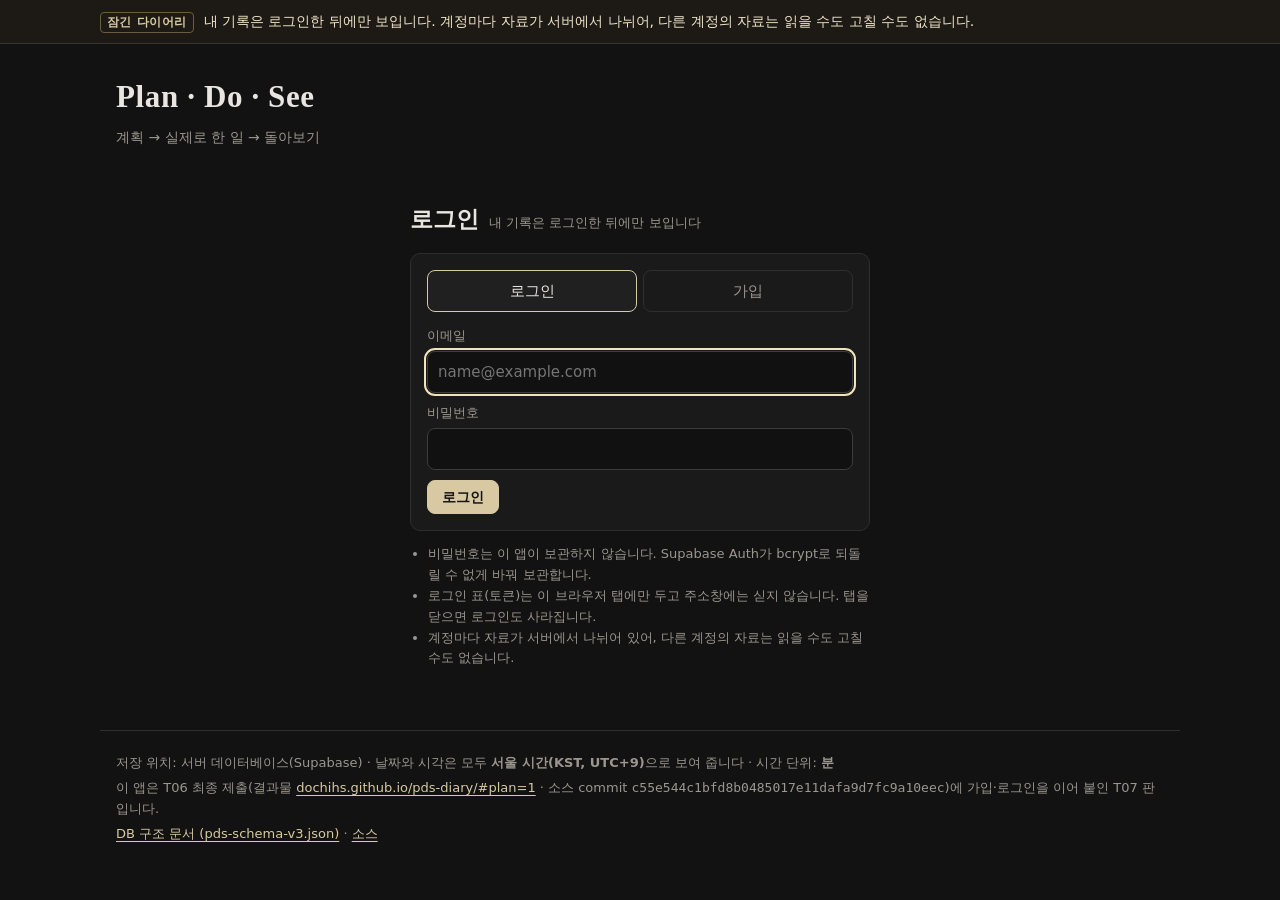
<file: index.html>
<!doctype html>
<html lang="ko">
<head>
  <meta charset="utf-8">
  <meta name="viewport" content="width=device-width, initial-scale=1">
  <meta http-equiv="Content-Security-Policy" content="default-src 'self'; script-src 'self'; style-src 'self'; img-src 'self' data:; font-src 'self'; connect-src 'self' https://*.supabase.co; object-src 'none'; base-uri 'none'; form-action 'none'">
  <meta name="referrer" content="no-referrer">
  <meta name="description" content="계획(Plan) → 실제로 한 일(Do) → 돌아보기(See)가 하나로 이어지는 다이어리 — 로그인한 사람만 자기 기록을 봅니다">
  <title>Plan · Do · See</title>
  <link rel="icon" href="data:,">
  <link rel="stylesheet" href="style.css">
  <script src="config.js" defer></script>
  <script src="app.js" defer></script>
</head>
<body class="logged-out">
  <div class="notice" id="public-notice" role="note">
    <strong class="notice-label">잠긴 다이어리</strong>
    <span id="public-notice-text">내 기록은 로그인한 뒤에만 보입니다. 계정마다 자료가 서버에서 나뉘어, 다른 계정의 자료는 읽을 수도 고칠 수도 없습니다.</span>
  </div>

  <header class="top">
    <div class="brand">
      <h1>Plan · Do · See</h1>
      <p class="tagline">계획 → 실제로 한 일 → 돌아보기</p>
    </div>
    <div class="top-actions">
      <label class="plan-picker">
        <span>계획</span>
        <select id="plan-select" aria-label="볼 계획 고르기" disabled>
          <option>불러오는 중…</option>
        </select>
      </label>
      <button type="button" id="btn-new-plan" class="btn">새 계획</button>
      <button type="button" id="btn-export" class="btn">내 자료 전체 내보내기 (JSON)</button>
      <span class="account-chip" id="account-chip" hidden>
        <span id="account-email" class="small"></span>
        <button type="button" id="btn-logout" class="btn small-btn">로그아웃</button>
      </span>
    </div>
  </header>

  <nav class="steps" aria-label="단계">
    <a href="#sec-plan" data-jump="sec-plan"><b>1</b> 계획</a>
    <a href="#sec-tasks" data-jump="sec-tasks"><b>2</b> 할 일</a>
    <a href="#sec-logs" data-jump="sec-logs"><b>3</b> 실행 기록</a>
    <a href="#sec-review" data-jump="sec-review"><b>4</b> 돌아보기</a>
    <a href="#sec-obs" data-jump="sec-obs"><b>5</b> 5일 관찰</a>
    <a href="#sec-account" data-jump="sec-account"><b>·</b> 내 계정</a>
  </nav>

  <div id="status" class="status" role="status" aria-live="polite"></div>

  <main id="app">
    <p class="loading-note">불러오는 중…</p>
    <noscript><p class="error-box">이 앱은 자바스크립트가 켜져 있어야 동작합니다.</p></noscript>
  </main>

  <footer class="foot">
    <p>저장 위치: 서버 데이터베이스(Supabase) · 날짜와 시각은 모두 <b>서울 시간(KST, UTC+9)</b>으로 보여 줍니다 · 시간 단위: <b>분</b></p>
    <p>이 앱은 T06 최종 제출(결과물 <a href="https://dochihs.github.io/pds-diary/#plan=1">dochihs.github.io/pds-diary/#plan=1</a> · 소스 commit <code>c55e544c1bfd8b0485017e11dafa9d7fc9a10eec</code>)에 가입·로그인을 이어 붙인 T07 판입니다.</p>
    <p>
      <a href="contracts/pds-schema-v3.json">DB 구조 문서 (pds-schema-v3.json)</a>
      · <a id="source-link" href="https://github.com/dochiHS/pds-diary" rel="noopener">소스</a>
    </p>
  </footer>
</body>
</html>
</file>
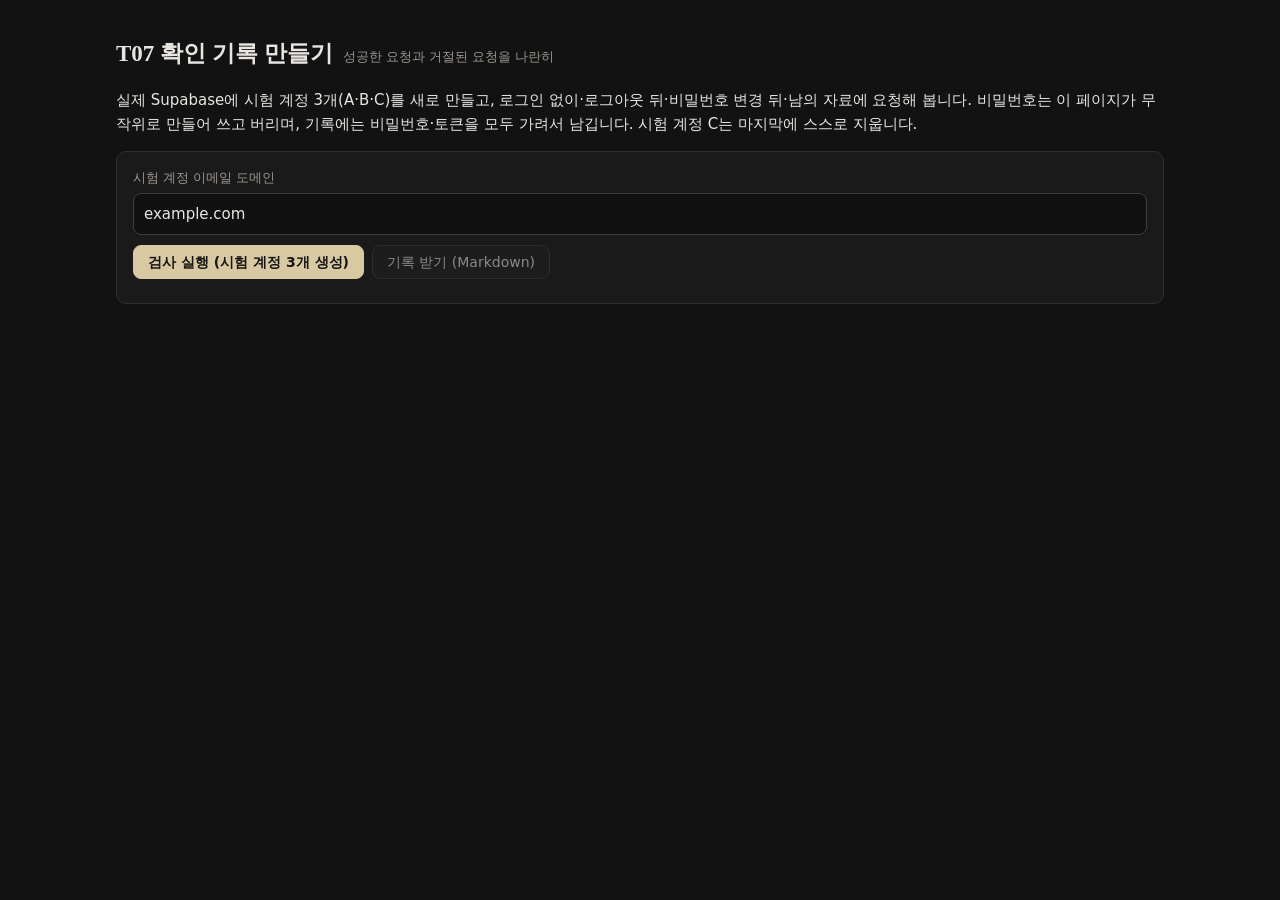
<file: checks/auth-evidence.html>
<!doctype html>
<html lang="ko">
<head>
  <meta charset="utf-8">
  <meta name="viewport" content="width=device-width, initial-scale=1">
  <meta http-equiv="Content-Security-Policy" content="default-src 'self'; script-src 'self'; style-src 'self'; img-src 'self' data:; connect-src 'self' https://*.supabase.co; object-src 'none'; base-uri 'none'; form-action 'none'">
  <meta name="referrer" content="no-referrer">
  <meta name="robots" content="noindex">
  <title>T07 확인 기록 만들기</title>
  <link rel="icon" href="data:,">
  <link rel="stylesheet" href="../style.css">
  <script src="../config.js" defer></script>
  <script src="auth-evidence.js" defer></script>
</head>
<body>
  <main>
    <section class="sec">
      <h2 class="sec-title">T07 확인 기록 만들기 <small>성공한 요청과 거절된 요청을 나란히</small></h2>
      <p>실제 Supabase에 시험 계정 3개(A·B·C)를 새로 만들고, 로그인 없이·로그아웃 뒤·비밀번호 변경 뒤·남의 자료에 요청해 봅니다.
         비밀번호는 이 페이지가 무작위로 만들어 쓰고 버리며, 기록에는 비밀번호·토큰을 모두 가려서 남깁니다. 시험 계정 C는 마지막에 스스로 지웁니다.</p>
      <div class="card form">
        <label class="field"><span class="field-label">시험 계정 이메일 도메인</span><input id="domain" type="text" value="example.com"></label>
        <div class="actions">
          <button type="button" class="btn primary" id="run">검사 실행 (시험 계정 3개 생성)</button>
          <button type="button" class="btn" id="download" disabled>기록 받기 (Markdown)</button>
        </div>
        <p class="check" id="summary"></p>
      </div>
      <ol id="progress" class="small"></ol>
      <pre id="report" class="pre small"></pre>
    </section>
  </main>
</body>
</html>
</file>
<file: style.css>
/* Plan · Do · See — 어두운 바탕, 명조 제목, 색은 꼭 필요한 곳에만 */
:root {
  --bg: #121212;
  --surface: #1a1a1a;
  --surface-2: #202020;
  --line: #2e2e2e;
  --line-strong: #3d3d3d;
  --text: #e9e6e1;
  --muted: #9b968e;
  --faint: #6f6b65;
  --accent: #d8c9a3;
  --accent-ink: #171513;
  --warn: #e0a08f;
  --warn-bg: rgba(224, 160, 143, 0.10);
  --ok: #b7c7a8;
  --focus: #f1e3bd;
  --radius: 10px;
  --serif: "Noto Serif KR", "Nanum Myeongjo", "NanumMyeongjo", "Batang", "바탕", "AppleMyungjo", serif;
  --sans: "Pretendard", "Noto Sans KR", "Apple SD Gothic Neo", "Malgun Gothic", "맑은 고딕", system-ui, sans-serif;
  color-scheme: dark;
}

* { box-sizing: border-box; }
html { scroll-padding-top: 16px; }
body {
  margin: 0;
  background: var(--bg);
  color: var(--text);
  font-family: var(--sans);
  font-size: 15px;
  line-height: 1.6;
  -webkit-text-size-adjust: 100%;
}
a { color: var(--accent); text-underline-offset: 3px; }
a:hover { color: var(--focus); }
b, strong { font-weight: 650; }
.muted { color: var(--muted); }
.small { font-size: 13px; }
.pre { white-space: pre-wrap; }

/* 공개 안내 */
.notice {
  display: flex; flex-wrap: wrap; gap: 4px 10px; align-items: baseline;
  padding: 10px max(16px, calc((100vw - 1080px) / 2));
  background: #1d1a15;
  border-bottom: 1px solid #3a3326;
  color: #efe4c8;
  font-size: 14px;
}
.notice-label {
  border: 1px solid #6b5d3e; border-radius: 4px; padding: 0 6px;
  font-size: 12px; letter-spacing: .04em; color: var(--accent);
}
.notice-sub { color: #b9ad90; font-size: 13px; }

/* 머리 */
.top, .steps, main, .foot, .status {
  width: 100%; max-width: 1080px; margin: 0 auto; padding-left: 16px; padding-right: 16px;
}
.top {
  display: flex; flex-wrap: wrap; justify-content: space-between; align-items: flex-end; gap: 16px;
  padding-top: 28px; padding-bottom: 18px;
}
.brand h1 {
  margin: 0; font-family: "Palatino Linotype", Palatino, "Book Antiqua", Georgia, var(--serif); font-weight: 600; font-size: 31px; letter-spacing: .02em;
}
.tagline { margin: 4px 0 0; color: var(--muted); font-size: 14px; }
.top-actions { display: flex; flex-wrap: wrap; gap: 8px; align-items: center; }
.plan-picker { display: flex; align-items: center; gap: 8px; color: var(--muted); font-size: 13px; white-space: nowrap; }
.plan-picker select { max-width: min(360px, 70vw); }

.steps {
  display: flex; flex-wrap: wrap; gap: 6px 18px;
  padding-top: 10px; padding-bottom: 10px;
  border-top: 1px solid var(--line); border-bottom: 1px solid var(--line);
  font-size: 14px;
}
.steps a { color: var(--muted); text-decoration: none; }
.steps a:hover { color: var(--text); }
.steps b { color: var(--accent); font-family: var(--serif); margin-right: 4px; }

/* 상태 알림 */
.status { min-height: 0; }
.status.show {
  position: sticky; top: 8px; z-index: 20;
  display: flex; flex-wrap: wrap; gap: 8px 12px; align-items: center;
  margin-top: 12px; padding: 10px 14px;
  border: 1px solid var(--line-strong); border-radius: var(--radius);
  background: #1f1d19; box-shadow: 0 8px 24px rgba(0, 0, 0, .35);
}
.status.error { border-color: #6b3a31; background: #2a1916; color: #f3c9bf; }

/* 구역 */
main { padding-top: 8px; padding-bottom: 40px; }
.sec { padding: 28px 0 8px; border-bottom: 1px solid var(--line); }
.sec:last-child { border-bottom: 0; }
.sec-title {
  display: flex; align-items: baseline; gap: 10px;
  margin: 0 0 14px; font-family: var(--serif); font-size: 23px; font-weight: 700;
}
.sec-title small { font-family: var(--sans); font-size: 13px; font-weight: 400; color: var(--muted); }
.step-no {
  display: inline-grid; place-items: center; width: 28px; height: 28px; border-radius: 50%;
  border: 1px solid var(--line-strong); font-size: 15px; color: var(--accent);
}
h3 { font-family: var(--serif); font-size: 17px; margin: 0 0 8px; }
.list-title { margin-top: 22px; }

.card {
  background: var(--surface); border: 1px solid var(--line); border-radius: var(--radius);
  padding: 16px; margin: 12px 0;
}
.card-head { display: flex; flex-wrap: wrap; align-items: baseline; gap: 8px 12px; margin-bottom: 10px; }
.plan-title { margin: 0; font-size: 20px; }
.rid { color: var(--faint); font-size: 13px; font-variant-numeric: tabular-nums; }

.kv { display: grid; grid-template-columns: 96px 1fr; gap: 6px 14px; margin: 0; }
.kv dt { color: var(--muted); font-size: 13px; padding-top: 2px; }
.kv dd { margin: 0; overflow-wrap: anywhere; }
.kv.compact { gap: 3px 12px; font-size: 14px; }
.kv dd.changed { color: var(--focus); }
.kv dd.changed::before { content: "바뀜 "; font-size: 11px; color: var(--accent); border: 1px solid #5c5240; border-radius: 3px; padding: 0 4px; margin-right: 6px; }
.was { color: var(--faint); font-size: 12px; }

.badge {
  display: inline-block; font-size: 12px; line-height: 1.5; padding: 0 7px;
  border: 1px solid var(--line-strong); border-radius: 999px; color: var(--muted);
}
.badge.solid { background: var(--accent); color: var(--accent-ink); border-color: var(--accent); }
.badge.warn { color: var(--warn); border-color: #6b4239; background: var(--warn-bg); }
.badge.warn-soft { color: #e3c08a; border-color: #5f4d30; }

/* 넘어온 고칠 점 */
.carried {
  border: 1px solid #4a4231; border-left: 3px solid var(--accent);
  border-radius: var(--radius); padding: 12px 14px; margin: 12px 0; background: #1b1916;
}
.carried-label { font-size: 12px; color: var(--accent); letter-spacing: .02em; }
.carried-text { margin: 4px 0; font-family: var(--serif); font-size: 17px; }

/* 접는 칸 */
details.block { margin: 12px 0; border: 1px solid var(--line); border-radius: var(--radius); background: var(--surface); }
details.block > summary { cursor: pointer; padding: 10px 14px; color: var(--muted); font-size: 14px; }
details.block[open] > summary { border-bottom: 1px solid var(--line); color: var(--text); }
details.block > :not(summary) { margin-left: 14px; margin-right: 14px; }
details.block > :last-child { margin-bottom: 12px; }
.task details.block { margin: 8px 0 0; background: transparent; }

.versions { list-style: none; padding: 0; margin: 12px 14px; display: grid; gap: 10px; }
.version { border: 1px solid var(--line); border-radius: 8px; padding: 10px 12px; background: var(--surface-2); }
.version.current { border-color: #4c4535; }
.version-head { display: flex; flex-wrap: wrap; gap: 6px 10px; align-items: baseline; margin-bottom: 6px; }

/* 폼 */
.form h3 { margin-bottom: 4px; }
.grid { display: grid; grid-template-columns: repeat(2, minmax(0, 1fr)); gap: 10px 14px; margin: 10px 0; }
.grid-task { grid-template-columns: repeat(4, minmax(0, 1fr)); }
.span-all { grid-column: 1 / -1; }
.span-2 { grid-column: span 2; }
.field { display: flex; flex-direction: column; gap: 4px; min-width: 0; }
.field-label { font-size: 13px; color: var(--muted); }
.field-hint { font-size: 12px; color: var(--faint); }
input, select, textarea {
  width: 100%; min-width: 0;
  font: inherit; font-size: 15px; color: var(--text);
  background: #111; border: 1px solid var(--line-strong); border-radius: 8px;
  padding: 8px 10px;
}
textarea { resize: vertical; }
input:focus, select:focus, textarea:focus, button:focus-visible, a:focus-visible, summary:focus-visible {
  outline: 2px solid var(--focus); outline-offset: 1px;
}
input[type="date"], input[type="datetime-local"] { color-scheme: dark; }

.actions { display: flex; flex-wrap: wrap; gap: 8px; margin-top: 10px; }
.btn {
  display: inline-flex; align-items: center; justify-content: center; gap: 6px;
  font: inherit; font-size: 14px; line-height: 1.2; text-decoration: none;
  color: var(--text); background: var(--surface-2);
  border: 1px solid var(--line-strong); border-radius: 8px; padding: 8px 14px; cursor: pointer;
}
.btn:hover:not(:disabled) { border-color: #5a5a5a; color: var(--focus); }
.btn:disabled { opacity: .55; cursor: default; }
.btn.primary { background: var(--accent); border-color: var(--accent); color: var(--accent-ink); font-weight: 600; }
.btn.primary:hover:not(:disabled) { background: var(--focus); color: var(--accent-ink); }
.btn.ghost { background: transparent; }
.btn.danger { color: var(--warn); }
.small-btn { padding: 5px 10px; font-size: 13px; }

/* 할 일 */
.toolbar {
  display: grid; grid-template-columns: 2fr repeat(4, minmax(0, 1fr)) auto; gap: 10px; align-items: end;
  margin: 18px 0 6px;
}
.sort-rule { margin: 8px 0 2px; font-size: 14px; }
.count { margin: 6px 0; color: var(--muted); font-size: 13px; }
.tasks, .logs, .reviews { list-style: none; padding: 0; margin: 8px 0; display: grid; gap: 10px; }
.task {
  background: var(--surface); border: 1px solid var(--line); border-radius: var(--radius); padding: 12px 14px;
}
.task.overdue { border-left: 3px solid var(--warn); }
.task.done .t { color: var(--muted); text-decoration: line-through; text-decoration-color: var(--faint); }
.task.deleted { opacity: .7; border-style: dashed; }
.task-main { display: grid; grid-template-columns: 88px minmax(0, 1fr) auto; gap: 12px; align-items: start; }
.task-lead .btn { width: 100%; }
.btn.complete { border-color: #5c5240; }
.btn.complete.is-done { background: #26241f; color: var(--ok); border-color: #3c4636; opacity: 1; }
.lead-mark { display: block; text-align: center; color: var(--faint); font-size: 13px; padding-top: 6px; }
.task-title { display: flex; gap: 8px; align-items: baseline; font-size: 16px; overflow-wrap: anywhere; }
.task-title .t { font-weight: 600; }
.meta { display: flex; flex-wrap: wrap; gap: 4px 12px; color: var(--muted); font-size: 13px; margin-top: 4px; font-variant-numeric: tabular-nums; }
.tags { display: flex; flex-wrap: wrap; gap: 6px; margin-top: 6px; }
.tag { font-size: 12px; padding: 1px 8px; border-radius: 4px; background: #262626; color: #cfc9bf; overflow-wrap: anywhere; }
.note { margin: 6px 0 0; color: #cfc9bf; font-size: 14px; white-space: pre-wrap; overflow-wrap: anywhere; }
.task-actions { display: flex; flex-wrap: wrap; gap: 6px; justify-content: flex-end; max-width: 260px; }
.form.inline { margin: 0; }
.mini { margin: 8px 0; padding-left: 18px; font-size: 13px; color: #cfc9bf; }
.mini li { margin: 2px 0; overflow-wrap: anywhere; }
.empty { color: var(--muted); padding: 14px; border: 1px dashed var(--line-strong); border-radius: var(--radius); }

/* 실행 기록 */
.log { background: var(--surface); border: 1px solid var(--line); border-radius: var(--radius); padding: 10px 14px; }
.log.cancelled { opacity: .65; }
.log.cancelled .meta { text-decoration: line-through; }
.log-head { display: flex; flex-wrap: wrap; gap: 4px 12px; align-items: baseline; overflow-wrap: anywhere; }
.blocked-reason { margin: 6px 0 0; font-size: 14px; color: #e3c08a; overflow-wrap: anywhere; }
.proof {
  margin: 12px 0; padding: 12px 14px; border: 1px solid #3c4636; border-radius: var(--radius); background: #171b15;
  font-size: 14px;
}

/* 돌아보기 */
.basis { margin: 0 0 4px; font-size: 14px; }
.stats { display: grid; grid-template-columns: repeat(7, minmax(0, 1fr)); gap: 8px; margin: 14px 0; }
.stat {
  display: flex; flex-direction: column; align-items: flex-start; gap: 2px; text-align: left;
  font: inherit; color: var(--text); background: var(--surface);
  border: 1px solid var(--line); border-radius: var(--radius); padding: 10px 12px; cursor: pointer; min-width: 0;
}
.stat:hover { border-color: #5a5a5a; }
.stat.on { border-color: var(--accent); background: #1d1b17; }
.stat-label { font-size: 13px; color: var(--muted); }
.stat-num { font-family: var(--serif); font-size: 24px; font-weight: 700; font-variant-numeric: tabular-nums; line-height: 1.25; overflow-wrap: anywhere; }
.stat-rule { font-size: 11px; color: var(--faint); line-height: 1.4; }
.drill { border-color: #4c4535; }
.drill-head { display: flex; justify-content: space-between; align-items: baseline; gap: 12px; }
.drill-list { margin: 8px 0; padding-left: 20px; }
.drill-list li { margin: 4px 0; overflow-wrap: anywhere; }
.check { margin: 8px 0 0; font-size: 14px; color: var(--ok); }
.insight { margin: 12px 14px 8px; }
table.cmp { width: calc(100% - 28px); border-collapse: collapse; font-size: 14px; margin-bottom: 12px; }
.cmp th, .cmp td { padding: 6px 8px; border-bottom: 1px solid var(--line); text-align: left; overflow-wrap: anywhere; }
.cmp th { color: var(--muted); font-weight: 500; font-size: 13px; }
.cmp .num { text-align: right; font-variant-numeric: tabular-nums; white-space: nowrap; }
.cmp tfoot td { color: var(--muted); border-bottom: 0; }
.review .fix { margin: 8px 0; font-family: var(--serif); font-size: 16px; }
.carry-row { display: flex; flex-wrap: wrap; gap: 8px; align-items: center; }
.carry-row select { width: auto; max-width: 100%; flex: 1 1 240px; }
.carried-note { margin: 6px 0 0; }

/* 이동 강조 */
.flash { animation: flash 2.2s ease-out 1; }
@keyframes flash {
  0% { box-shadow: 0 0 0 3px var(--focus); }
  100% { box-shadow: 0 0 0 3px transparent; }
}

.error-box {
  margin: 24px 0; padding: 18px; border: 1px solid #6b3a31; border-radius: var(--radius); background: #221513;
}
.error-box h2 { margin-top: 0; font-family: var(--serif); }
.loading-note { color: var(--muted); padding: 24px 0; }

.foot { padding-top: 18px; padding-bottom: 40px; border-top: 1px solid var(--line); color: var(--muted); font-size: 13px; }
.foot p { margin: 4px 0; }

/* 좁은 화면 */
@media (max-width: 900px) {
  .stats { grid-template-columns: repeat(4, minmax(0, 1fr)); }
  .toolbar { grid-template-columns: repeat(2, minmax(0, 1fr)); }
  .toolbar .field:first-child { grid-column: 1 / -1; }
  .grid-task { grid-template-columns: repeat(2, minmax(0, 1fr)); }
}
@media (max-width: 640px) {
  body { font-size: 14px; }
  .brand h1 { font-size: 25px; }
  .top-actions { width: 100%; }
  .top-actions .btn { flex: 1 1 auto; }
  .plan-picker { width: 100%; }
  .plan-picker select { max-width: none; flex: 1; }
  .grid, .grid-task { grid-template-columns: minmax(0, 1fr); }
  .span-2 { grid-column: auto; }
  .stats { grid-template-columns: repeat(2, minmax(0, 1fr)); }
  .task-main { grid-template-columns: minmax(0, 1fr); }
  .task-lead .btn { width: auto; }
  .task-actions { justify-content: flex-start; max-width: none; }
  .kv { grid-template-columns: 80px 1fr; }
  table.cmp { font-size: 13px; }
}
@media (prefers-reduced-motion: reduce) {
  .flash { animation: none; outline: 2px solid var(--focus); }
  html { scroll-behavior: auto; }
}
.stat-sub { font-size: 12px; color: var(--muted); margin-top: -2px; }

/* ---------------- T07: 로그인·계정·5일 관찰 ---------------- */
body.logged-out .plan-picker, body.logged-out #btn-new-plan, body.logged-out #btn-export, body.logged-out .steps { display: none; }
.account-chip { display: inline-flex; align-items: center; gap: 8px; padding-left: 8px; border-left: 1px solid var(--line); color: var(--muted); }
.account-chip[hidden] { display: none; }
.auth { max-width: 460px; margin: 0 auto; border-bottom: 0; }
.auth-form .field { margin-bottom: 10px; }
.auth-tabs { display: flex; gap: 6px; margin-bottom: 14px; }
.auth-tab { flex: 1; padding: 8px; border: 1px solid var(--line); border-radius: 8px; background: transparent; color: var(--muted); font: inherit; cursor: pointer; }
.auth-tab.on { border-color: var(--accent); color: var(--text); background: var(--surface-2); }
.auth-error { min-height: 1.4em; margin: 4px 0; color: var(--warn); font-size: 14px; }
.auth-error:empty { min-height: 0; }
.auth-notice { border: 1px solid #4a4231; border-left: 3px solid var(--accent); border-radius: var(--radius); padding: 10px 12px; background: #1b1916; }
.auth-facts { padding-left: 18px; }
.rule-hint { border-left: 3px solid var(--line-strong); padding: 6px 10px; margin: 6px 0 10px; font-size: 14px; background: var(--surface-2); border-radius: 0 6px 6px 0; }
.rule-hint.after { border-left-color: var(--accent); }
.planned { color: var(--accent); }
.obs-kv { grid-template-columns: 130px 1fr; }
.table-wrap { overflow-x: auto; }
.obs-table td { vertical-align: top; }
.obs-table .rule-row td { background: #1b1916; border-left: 3px solid var(--accent); }
.obs-table .empty-row td { color: var(--faint); }
.calc { padding-left: 18px; font-variant-numeric: tabular-nums; }
.calc li { margin: 4px 0; }
.danger-zone { border-color: #6b3a31; }
.danger-zone h3 { color: var(--warn); }
@media (max-width: 560px) { .obs-kv { grid-template-columns: 1fr; } .account-chip { border-left: 0; padding-left: 0; } }
</file>
